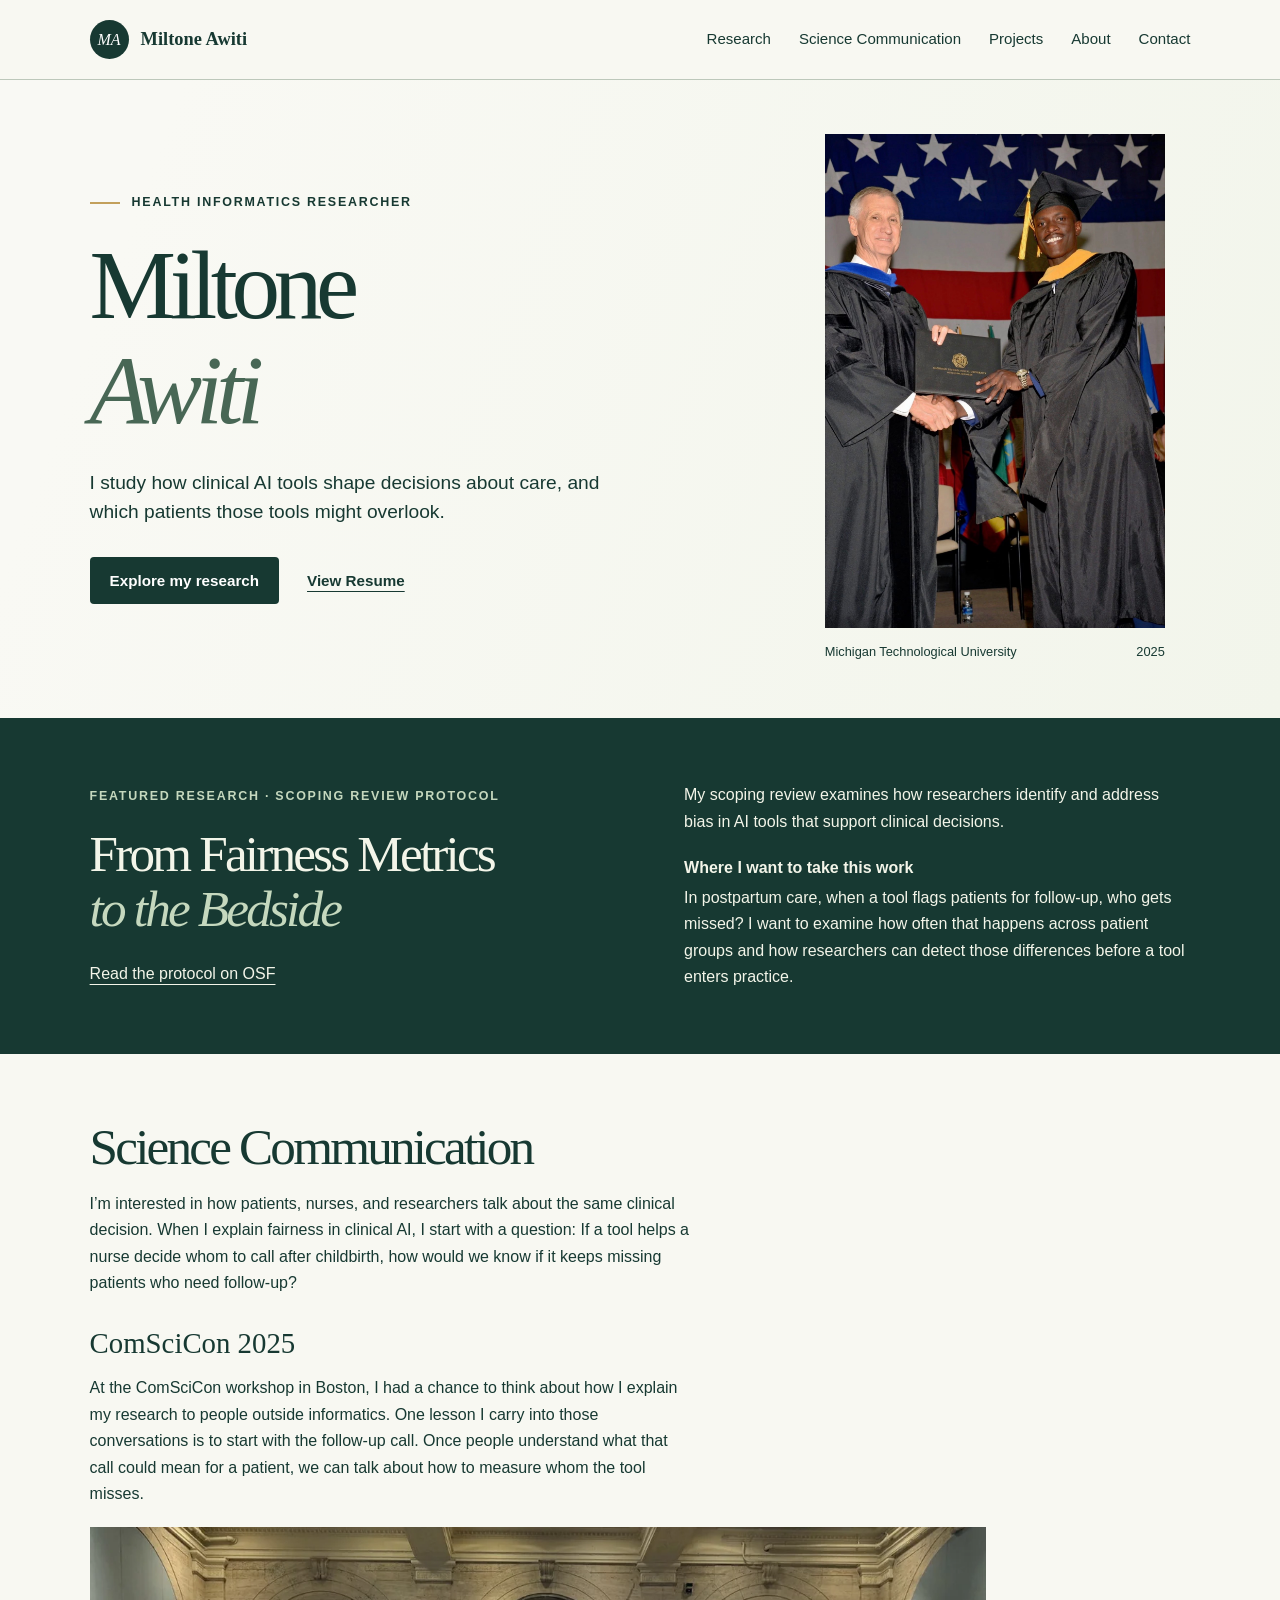
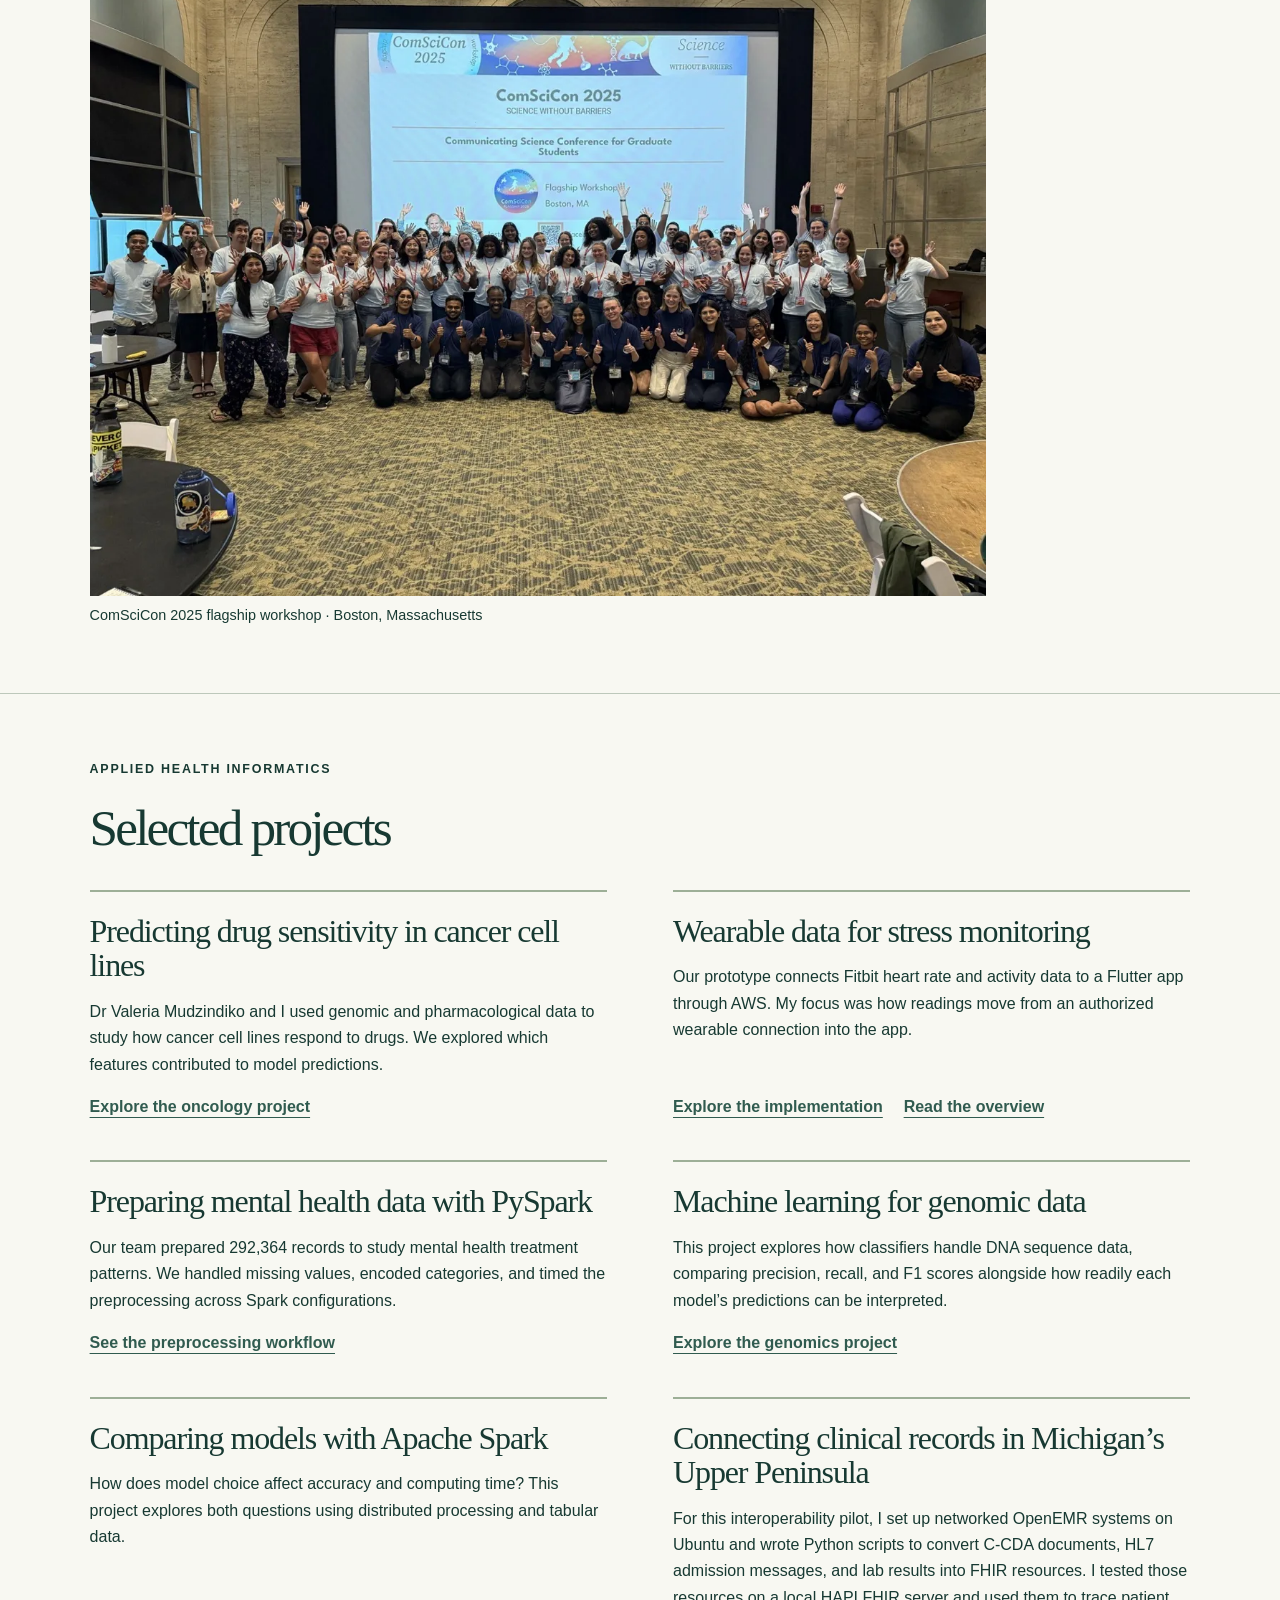
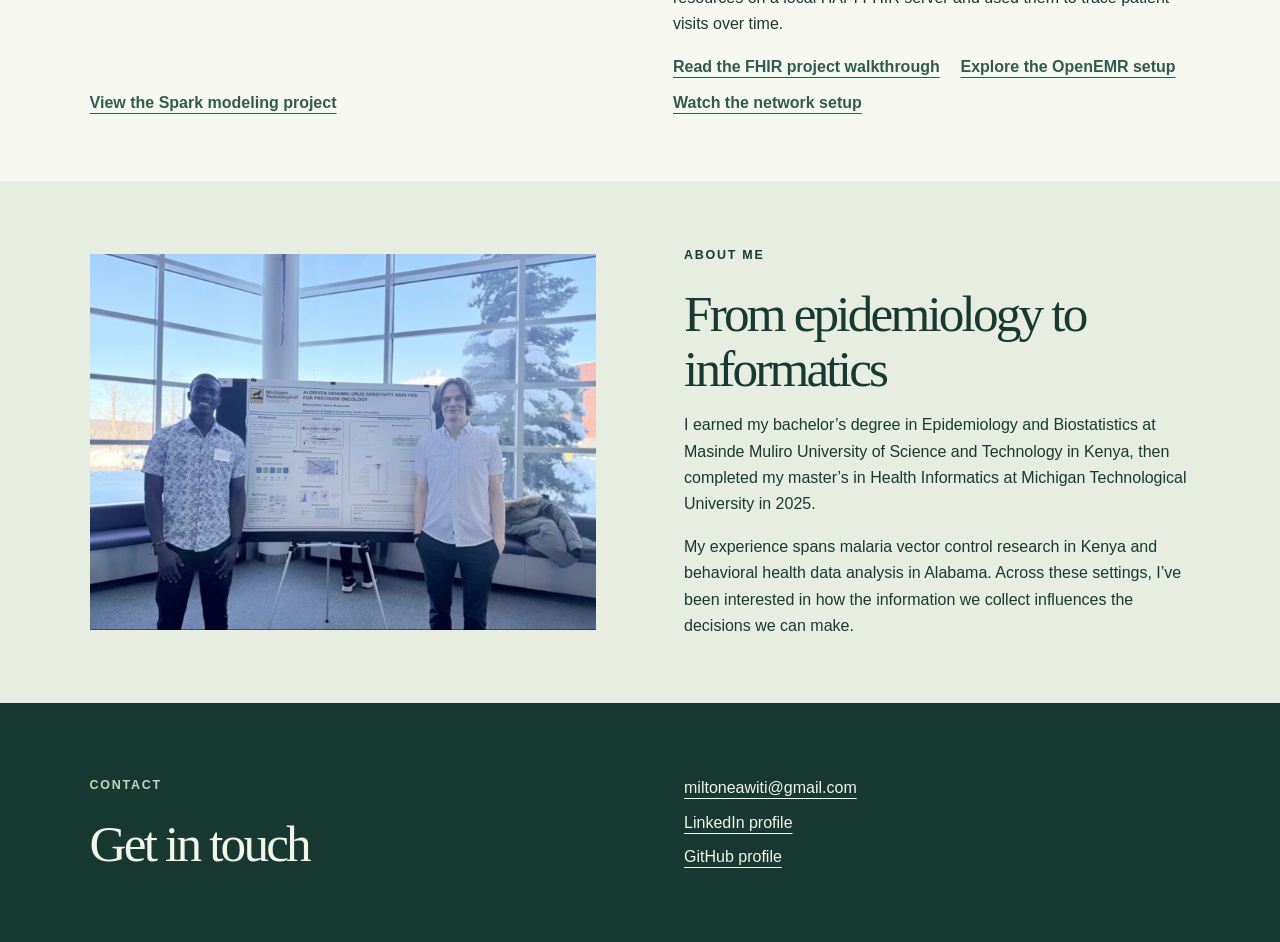
<file: index.html>
<!doctype html><html lang="en"><head><meta charset="utf-8"><meta name="viewport" content="width=device-width,initial-scale=1"><meta name="theme-color" content="#183d37"><title>Miltone Awiti · Health Informatics Researcher</title><meta name="description" content="Miltone Awiti's research portfolio in clinical AI fairness, health informatics and interoperability."><link rel="stylesheet" href="style.css?v=rectangular"></head><body><a class="skip" href="#main">Skip to content</a>
<header><a class="brand" href="#main"><b>MA</b> Miltone Awiti</a><nav aria-label="Main"><a href="#research">Research</a><a href="#science-communication">Science Communication</a><a href="#projects">Projects</a><a href="#about">About</a><a href="#contact">Contact</a></nav></header>
<main id="main"><section class="hero"><div class="intro"><p class="kicker">Health informatics researcher</p><h1>Miltone<br><em>Awiti</em></h1><p class="lead">I study how clinical AI tools shape decisions about care, and which patients those tools might overlook.</p><div class="actions"><a class="primary" href="#research">Explore my research</a><a class="secondary" href="/Resume.pdf">View Resume</a></div></div>
<figure class="portrait"><img src="graduation.jpeg" alt="Miltone Awiti in academic regalia at graduation"><figcaption>Michigan Technological University <span>2025</span></figcaption></figure></section>
<section class="feature" id="research"><div><p class="kicker">Featured research · Scoping review protocol</p><h2>From Fairness Metrics<br><em>to the Bedside</em></h2><a class="textlink" href="https://osf.io/pre6h/">Read the protocol on OSF</a></div><div class="summary"><p>My scoping review examines how researchers identify and address bias in AI tools that support clinical decisions.</p><h3>Where I want to take this work</h3><p>In postpartum care, when a tool flags patients for follow-up, who gets missed? I want to examine how often that happens across patient groups and how researchers can detect those differences before a tool enters practice.</p></div></section>
<section id="science-communication" class="section communication" aria-labelledby="communication-title">
<h2 id="communication-title">Science Communication</h2>
<p style="max-width:68ch">I’m interested in how patients, nurses, and researchers talk about the same clinical decision. When I explain fairness in clinical AI, I start with a question: If a tool helps a nurse decide whom to call after childbirth, how would we know if it keeps missing patients who need follow-up?</p>
<h3 id="comscicon" style="margin-top:2rem;font-size:1.8rem">ComSciCon 2025</h3>
<p style="max-width:68ch">At the ComSciCon workshop in Boston, I had a chance to think about how I explain my research to people outside informatics. One lesson I carry into those conversations is to start with the follow-up call. Once people understand what that call could mean for a patient, we can talk about how to measure whom the tool misses.</p>
<figure style="margin:1.25rem 0 0;max-width:56rem"><img src="comscicon-boston-2025.webp" width="1250" height="933" loading="lazy" alt="Workshop participants gathered beneath the Science Without Barriers banner at ComSciCon 2025" style="display:block;width:100%;height:auto"><figcaption style="margin-top:.5rem;font-size:.9rem">ComSciCon 2025 flagship workshop · Boston, Massachusetts</figcaption></figure>
</section>
<section id="projects" class="section"><p class="kicker">Applied health informatics</p><h2>Selected projects</h2><div class="projects"><article><h3>Predicting drug sensitivity in cancer cell lines</h3><p>Dr Valeria Mudzindiko and I used genomic and pharmacological data to study how cancer cell lines respond to drugs. We explored which features contributed to model predictions.</p><div class="repo-links"><a href="https://github.com/Miltonawiti/AI-in-Healthcare">Explore the oncology project</a></div></article>
<article><h3>Wearable data for stress monitoring</h3><p>Our prototype connects Fitbit heart rate and activity data to a Flutter app through AWS. My focus was how readings move from an authorized wearable connection into the app.</p><div class="repo-links"><a href="https://github.com/Miltonawiti/IOMT">Explore the implementation</a><a href="https://github.com/Miltonawiti/Internet-of-Medical-Things">Read the overview</a></div></article>
<article><h3>Preparing mental health data with PySpark</h3><p>Our team prepared 292,364 records to study mental health treatment patterns. We handled missing values, encoded categories, and timed the preprocessing across Spark configurations.</p><div class="repo-links"><a href="https://github.com/Miltonawiti/BIG-Data">See the preprocessing workflow</a></div></article>
<article><h3>Machine learning for genomic data</h3><p>This project explores how classifiers handle DNA sequence data, comparing precision, recall, and F1 scores alongside how readily each model’s predictions can be interpreted.</p><div class="repo-links"><a href="https://github.com/Miltonawiti/CCDSS">Explore the genomics project</a></div></article>
<article><h3>Comparing models with Apache Spark</h3><p>How does model choice affect accuracy and computing time? This project explores both questions using distributed processing and tabular data.</p><div class="repo-links"><a href="https://github.com/Miltonawiti/Big-data-2">View the Spark modeling project</a></div></article><article id="interoperability"><h3>Connecting clinical records in Michigan’s Upper Peninsula</h3><p>For this interoperability pilot, I set up networked OpenEMR systems on Ubuntu and wrote Python scripts to convert C-CDA documents, HL7 admission messages, and lab results into FHIR resources. I tested those resources on a local HAPI FHIR server and used them to trace patient visits over time.</p><div class="repo-links"><a href="https://drive.google.com/file/d/1ass0gKbQCtbW9tVkWHjWGZJ_u3vfmyq-/view?usp=drive_link">Read the FHIR project walkthrough</a><a href="https://github.com/Miltonawiti/Miltonawiti/tree/main/Architecture/Architecture%202">Explore the OpenEMR setup</a><a href="https://drive.google.com/file/d/1E_Yb66ptron6eqtjcdlSZIDZgmeDfd2l/view?usp=drive_link">Watch the network setup</a></div></article></div></section>
<section id="about" class="about"><img src="precision-oncology.jpeg" alt="Research poster presentation"><div><p class="kicker">About me</p><h2>From epidemiology to informatics</h2><p>I earned my bachelor’s degree in Epidemiology and Biostatistics at Masinde Muliro University of Science and Technology in Kenya, then completed my master’s in Health Informatics at Michigan Technological University in 2025.</p><p>My experience spans malaria vector control research in Kenya and behavioral health data analysis in Alabama. Across these settings, I’ve been interested in how the information we collect influences the decisions we can make.</p></div></section>
</main><footer id="contact"><div><p class="kicker">Contact</p><h2>Get in touch</h2></div><div><a href="mailto:miltoneawiti@gmail.com">miltoneawiti@gmail.com</a><a href="https://www.linkedin.com/in/miltoneawiti">LinkedIn profile</a><a href="https://github.com/Miltonawiti/Miltonawiti">GitHub profile</a></div></footer></body></html>
</file>
<file: style.css>
:root{--ink:#173932;--paper:#f8f8f2;--line:#bdc8bb;--sage:#d9e5d2;--gold:#c3a05b}*{box-sizing:border-box}html{scroll-behavior:smooth}body{margin:0;background:var(--paper);color:var(--ink);font:1rem/1.65 "Helvetica Neue",Arial,sans-serif}a{color:inherit;text-underline-offset:5px}header,main,footer{max-width:1500px;margin:auto}header{padding:20px 7%;display:flex;align-items:center;justify-content:space-between;border-bottom:1px solid var(--line)}.brand{display:flex;gap:12px;align-items:center;font:bold 1.15rem Georgia,serif;text-decoration:none}.brand b{width:39px;height:39px;background:var(--ink);color:white;display:grid;place-items:center;font:italic 1rem Georgia;border-radius:50%}nav,.actions{display:flex;gap:28px;align-items:center}nav a{text-decoration:none;font-size:.94rem}nav a:hover,.secondary:hover{text-decoration:underline}.hero{display:grid;grid-template-columns:1.15fr .85fr;gap:6%;padding:54px 9% 56px 7%;align-items:center;background:linear-gradient(110deg,#f9f9f4 12%,#f2f5eb)}.kicker{font-size:.78rem;font-weight:bold;letter-spacing:.14em;text-transform:uppercase;margin:0 0 20px}.intro .kicker:before{content:"";display:inline-block;width:30px;height:2px;background:var(--gold);vertical-align:middle;margin-right:12px}h1,h2,h3{font-family:Georgia,"Times New Roman",serif;font-weight:400;line-height:1.08;margin:0}h1{font-size:clamp(4rem,7.6vw,7.5rem);letter-spacing:-.066em}h1 em,h2 em{font-weight:400}h1 em{color:#486755}.lead{max-width:520px;font-size:clamp(1.1rem,1.5vw,1.35rem);line-height:1.55;margin:25px 0 30px}.primary,.secondary{display:inline-block;font-weight:600;font-size:.95rem}.primary{background:var(--ink);color:#fff;padding:11px 20px;border-radius:4px;text-decoration:none}.primary:hover{background:#305b4f}.portrait{position:relative;isolation:isolate;margin:0;max-width:340px;width:100%;justify-self:end}.portrait img{display:block;width:100%;height:auto;border:0;border-radius:0}.portrait figcaption{display:flex;justify-content:space-between;font-size:.8rem;padding-top:13px}.feature,.about,footer{display:grid;grid-template-columns:1fr 1fr;gap:8%;align-items:center;padding:64px 7%}.feature,footer{background:var(--ink);color:#f3f5e9}.feature .kicker,footer .kicker{color:#c5d8be}.feature h2 em{color:#c5d8be}h2{font-size:clamp(2.3rem,4vw,4.2rem);letter-spacing:-.055em}.textlink{display:inline-block;margin-top:24px}.summary p:first-child{margin-top:0}.summary h3{font:600 1rem Arial,sans-serif;margin-top:24px}.summary p{margin:8px 0 0}.section{padding:65px 7%}.projects{display:grid;grid-template-columns:1fr 1fr;gap:6%;margin-top:35px}.projects article{border-top:2px solid #9daf97;padding-top:22px}.projects h3{font-size:2rem;letter-spacing:-.035em}.projects small{font-size:.88rem;color:#476147}.about{background:#e7ede1}.about img{width:100%;display:block}.about p:last-child{margin-bottom:0}footer a{display:block;width:fit-content;margin:8px 0}.skip{position:absolute;left:-9999px}.skip:focus{left:10px;background:white;padding:10px}a:focus-visible{outline:3px solid #bd862e;outline-offset:4px}@media(max-width:740px){header{padding:15px 5%;flex-wrap:wrap;gap:12px}nav{gap:15px}.hero,.feature,.about,footer{grid-template-columns:1fr;gap:30px;padding:38px 6%}.hero{padding-bottom:34px}.portrait{justify-self:center;max-width:300px}.projects{grid-template-columns:1fr;gap:26px}.section{padding:40px 6%}.actions{gap:20px}.about img{order:1}.kicker{margin-bottom:14px}nav a{font-size:.88rem}}@media(prefers-reduced-motion:reduce){html{scroll-behavior:auto}}

.projects{row-gap:2.5rem}.projects article{display:flex;flex-direction:column;align-items:flex-start}.repo-links{display:flex;flex-wrap:wrap;gap:.6rem 1.3rem;margin-top:auto}.repo-links a{font-weight:600;color:#305b4f}.repo-links a:hover{text-decoration-thickness:2px}

.communication{border-bottom:1px solid var(--line)}.communication>p:last-child{max-width:68ch;margin-bottom:0}nav{flex-wrap:wrap}
</file>
